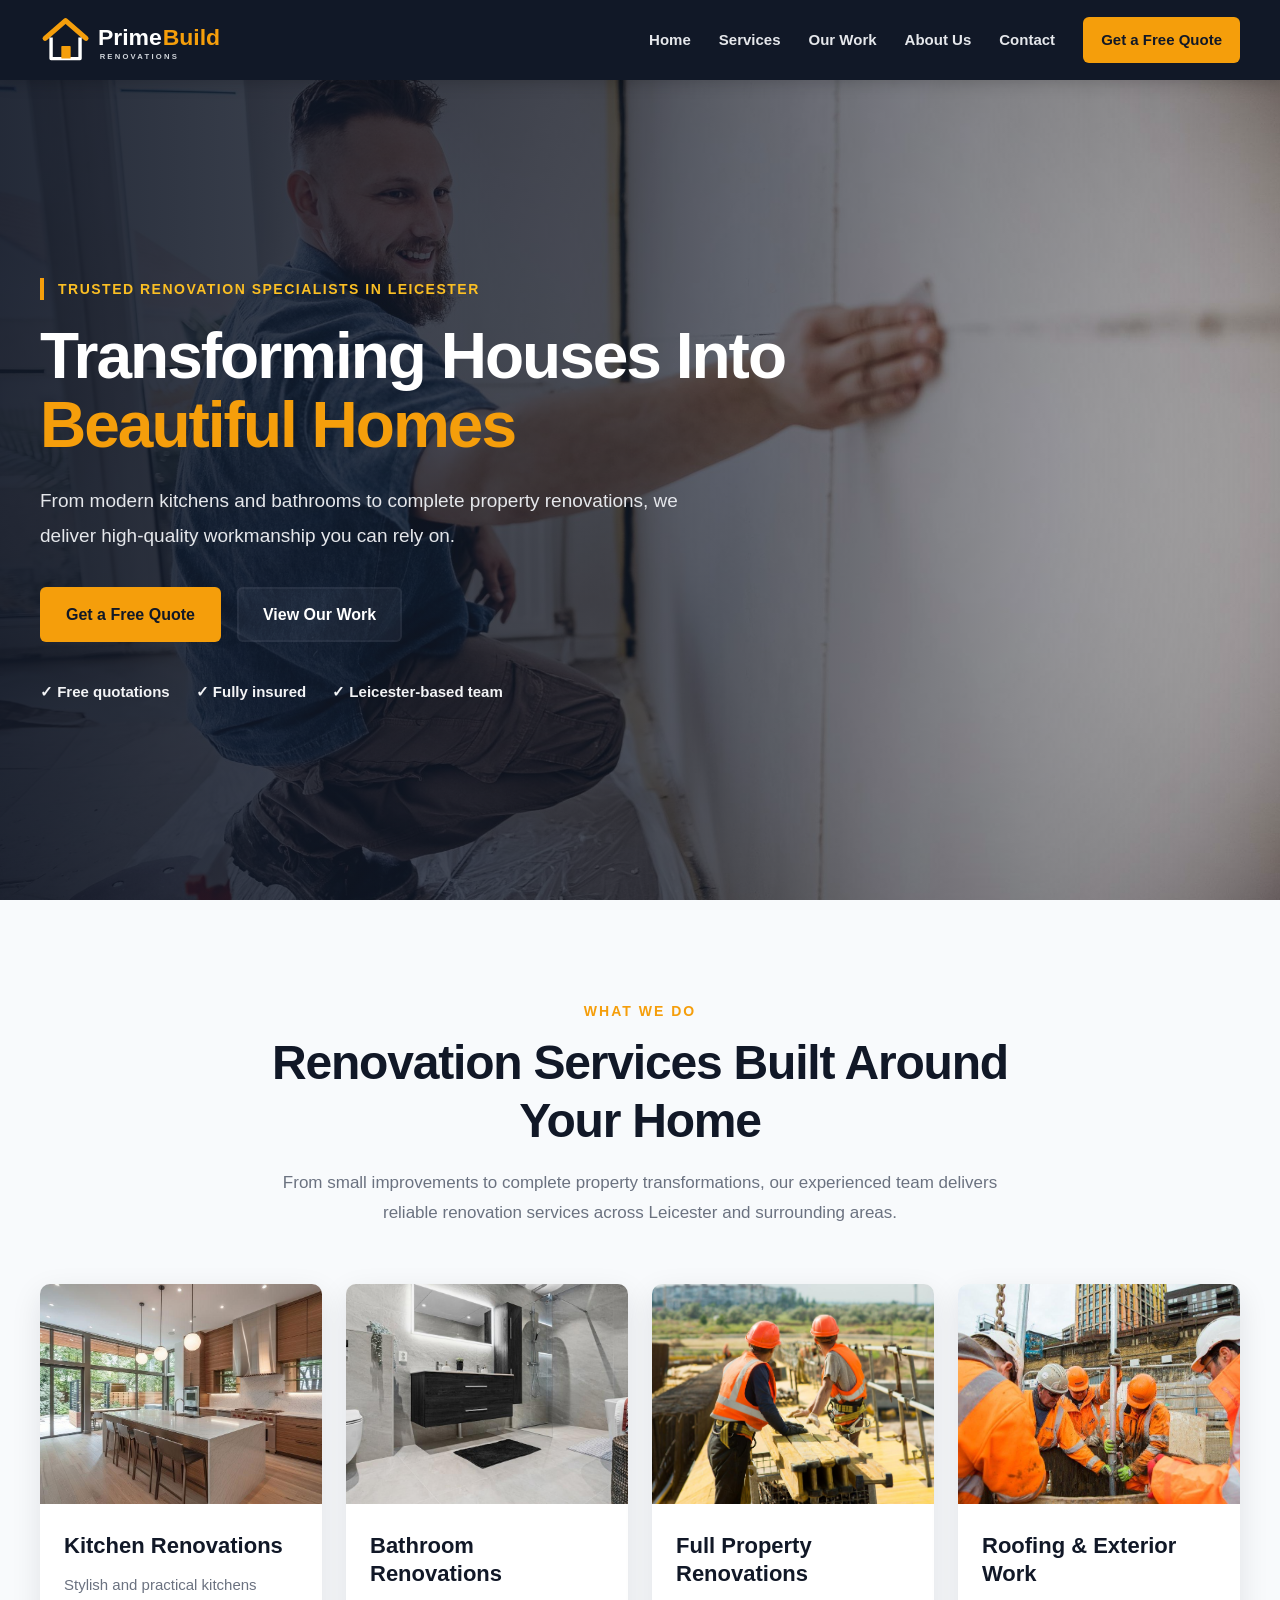
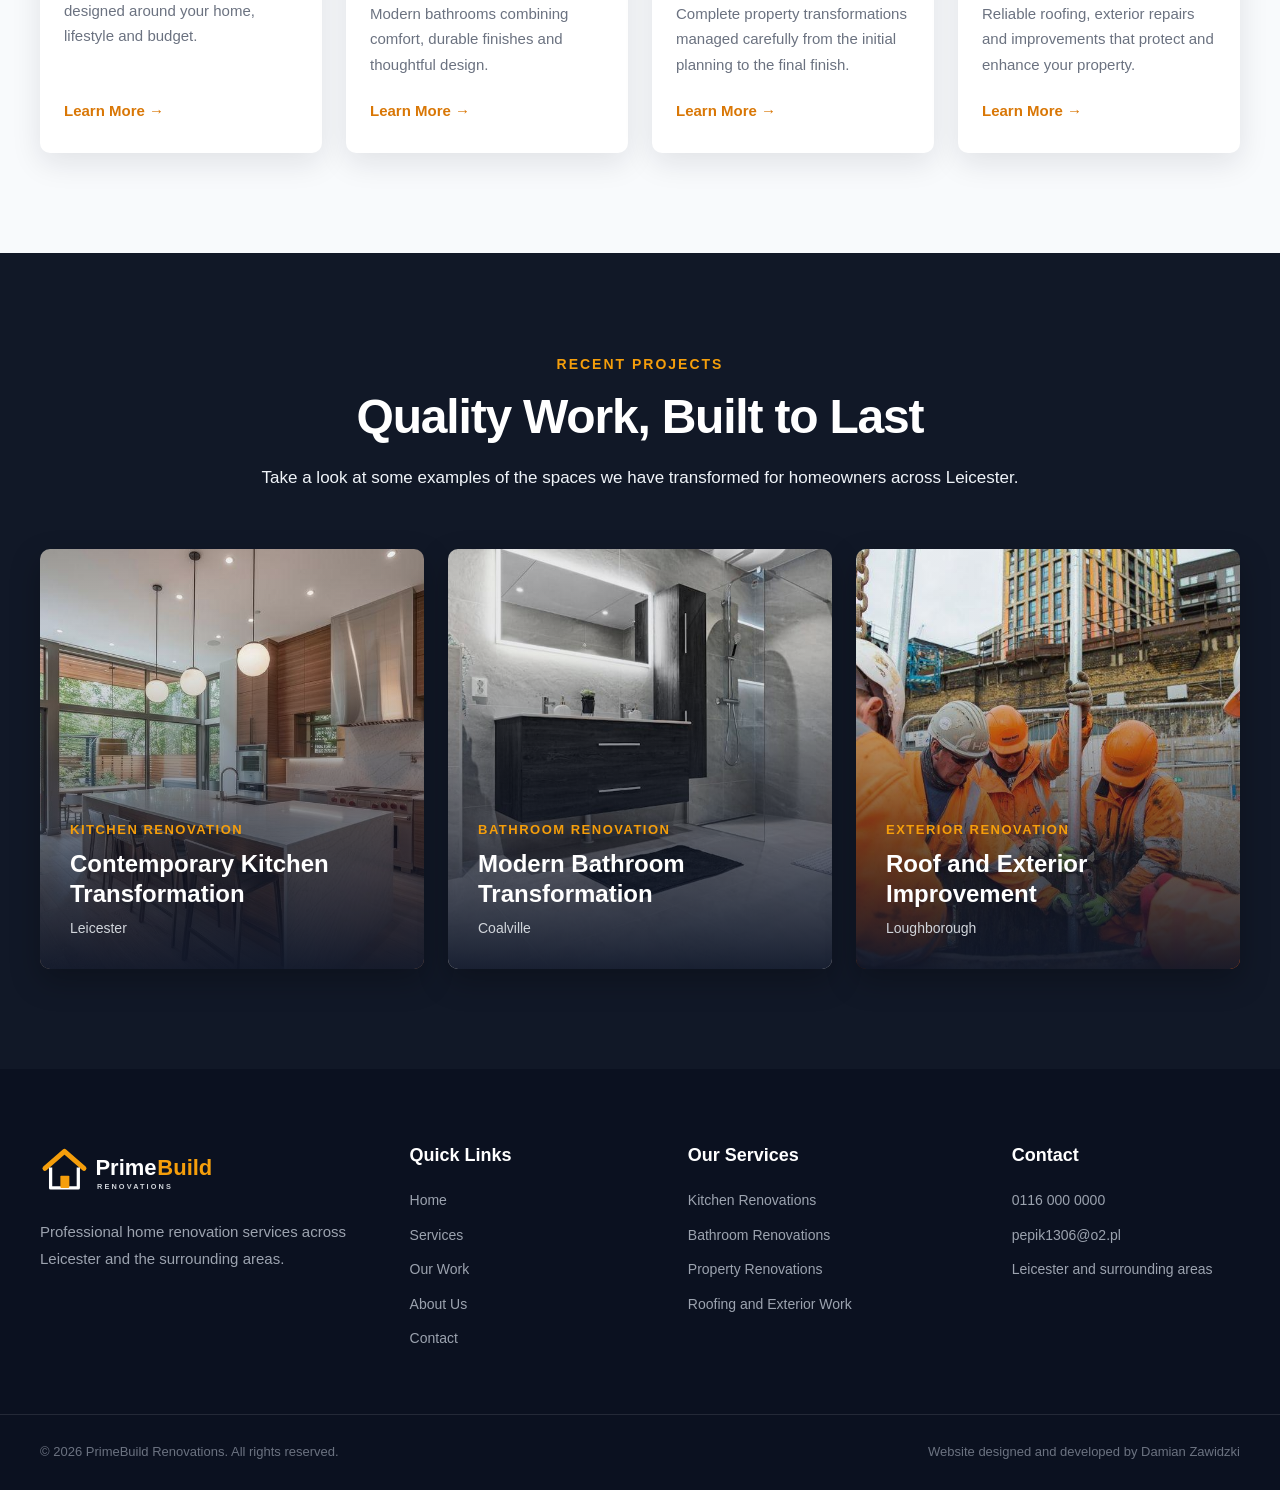
<file: index.html>
<!DOCTYPE html>
<html lang="en">
    <head>
        <meta charset="UTF-8">
        <meta name="viewport" content="width=device-width, initial-scale=1.0">

        <meta
            name="description"
            content="PrimeBuild Renovations provides professional home renovation services in Leicester and surrounding areas."
        >

        <title>PrimeBuild Renovations | Leicester</title>

        <link rel="stylesheet" href="style.css">
<link rel="stylesheet" href="responsive.css">
    </head>

    <body>
        <!-- Header -->
        <header class="site-header">
            <div class="container header-content">
                <!-- Logo -->
                <a href="#home" class="logo">
                    <img
                        src="assets/images/logo.svg"
                        alt="PrimeBuild Renovations"
                    >
                </a>

                <!-- Mobile menu button -->
                <button
                    class="menu-toggle"
                    type="button"
                    aria-label="Open navigation menu"
                    aria-controls="main-navigation"
                    aria-expanded="false"
                >
                    <span></span>
                    <span></span>
                    <span></span>
                </button>

                <!-- Navigation -->
                <nav class="main-nav" id="main-navigation">
                    <a href="#home">Home</a>
                    <a href="#services">Services</a>
                    <a href="#projects">Our Work</a>
                    <a href="about.html">About Us</a>
                    <a href="contact.html">Contact</a>

                    <a href="contact.html" class="nav-button">
                        Get a Free Quote
                    </a>
                </nav>
            </div>
        </header>

        <main>
            <!-- Hero section -->
            <section class="hero" id="home">
                <div class="hero-overlay"></div>

                <div class="container hero-content">
                    <p class="hero-label">
                        Trusted renovation specialists in Leicester
                    </p>

                    <h1>
                        Transforming Houses Into
                        <span>Beautiful Homes</span>
                    </h1>

                    <p class="hero-description">
                        From modern kitchens and bathrooms to complete
                        property renovations, we deliver high-quality
                        workmanship you can rely on.
                    </p>

                    <div class="hero-buttons">
                        <a href="contact.html" class="button button-primary">
                            Get a Free Quote
                        </a>

                        <a href="#projects" class="button button-secondary">
                            View Our Work
                        </a>
                    </div>

                    <div class="hero-benefits">
                        <span>✓ Free quotations</span>
                        <span>✓ Fully insured</span>
                        <span>✓ Leicester-based team</span>
                    </div>
                </div>
            </section>

            <!-- Services section -->
            <section class="service" id="services">
                <div class="container">
                    <div class="section-heading">
                        <p class="section-label">What We Do</p>

                        <h2>
                            Renovation Services Built Around Your Home
                        </h2>

                        <p class="section-description">
                            From small improvements to complete property
                            transformations, our experienced team delivers
                            reliable renovation services across Leicester
                            and surrounding areas.
                        </p>
                    </div>

                    <div class="services-grid">
                        <!-- Kitchen renovations -->
                        <article class="service-card">
                            <img
                                src="assets/images/project-kitchen.jpg"
                                alt="Modern kitchen renovation"
                                loading="lazy"
                            >

                            <div class="service-card-content">
                                <h3>Kitchen Renovations</h3>

                                <p>
                                    Stylish and practical kitchens designed
                                    around your home, lifestyle and budget.
                                </p>

                                <a href="contact.html">Learn More →</a>
                            </div>
                        </article>

                        <!-- Bathroom renovations -->
                        <article class="service-card">
                            <img
                                src="assets/images/project-bathroom.jpg"
                                alt="Modern bathroom renovation"
                                loading="lazy"
                            >

                            <div class="service-card-content">
                                <h3>Bathroom Renovations</h3>

                                <p>
                                    Modern bathrooms combining comfort,
                                    durable finishes and thoughtful design.
                                </p>

                                <a href="contact.html">Learn More →</a>
                            </div>
                        </article>

                        <!-- Full property renovations -->
                        <article class="service-card">
                            <img
                                src="assets/images/project-renovation.jpg"
                                alt="Complete property renovation"
                                loading="lazy"
                            >

                            <div class="service-card-content">
                                <h3>Full Property Renovations</h3>

                                <p>
                                    Complete property transformations managed
                                    carefully from the initial planning to the
                                    final finish.
                                </p>

                                <a href="contact.html">Learn More →</a>
                            </div>
                        </article>

                        <!-- Roofing and exterior work -->
                        <article class="service-card">
                            <img
                                src="assets/images/project-roofing.jpg"
                                alt="Roofing and exterior renovation work"
                                loading="lazy"
                            >

                            <div class="service-card-content">
                                <h3>Roofing &amp; Exterior Work</h3>

                                <p>
                                    Reliable roofing, exterior repairs and
                                    improvements that protect and enhance your
                                    property.
                                </p>

                                <a href="contact.html">Learn More →</a>
                            </div>
                        </article>
                    </div>
                </div>
            </section>

            <!-- Projects section -->
            <section class="projects" id="projects">
                <div class="container">
                    <div class="section-heading projects-heading">
                        <p class="section-label">Recent Projects</p>

                        <h2>Quality Work, Built to Last</h2>

                        <p class="section-description">
                            Take a look at some examples of the spaces we have
                            transformed for homeowners across Leicester.
                        </p>
                    </div>

                    <div class="projects-grid">
                        <!-- Kitchen project -->
                        <article class="project-card">
                            <img
                                src="assets/images/project-kitchen.jpg"
                                alt="Completed contemporary kitchen renovation"
                                loading="lazy"
                            >

                            <div class="project-overlay">
                                <p>Kitchen Renovation</p>

                                <h3>
                                    Contemporary Kitchen Transformation
                                </h3>

                                <span>Leicester</span>
                            </div>
                        </article>

                        <!-- Bathroom project -->
                        <article class="project-card">
                            <img
                                src="assets/images/project-bathroom.jpg"
                                alt="Completed modern bathroom renovation"
                                loading="lazy"
                            >

                            <div class="project-overlay">
                                <p>Bathroom Renovation</p>

                                <h3>
                                    Modern Bathroom Transformation
                                </h3>

                                <span>Coalville</span>
                            </div>
                        </article>

                        <!-- Exterior project -->
                        <article class="project-card">
                            <img
                                src="assets/images/project-roofing.jpg"
                                alt="Completed roofing and exterior renovation"
                                loading="lazy"
                            >

                            <div class="project-overlay">
                                <p>Exterior Renovation</p>

                                <h3>
                                    Roof and Exterior Improvement
                                </h3>

                                <span>Loughborough</span>
                            </div>
                        </article>
                    </div>
                </div>
            </section>
        </main>

        <script src="script.js"></script>
    </body>
</html>
</file>
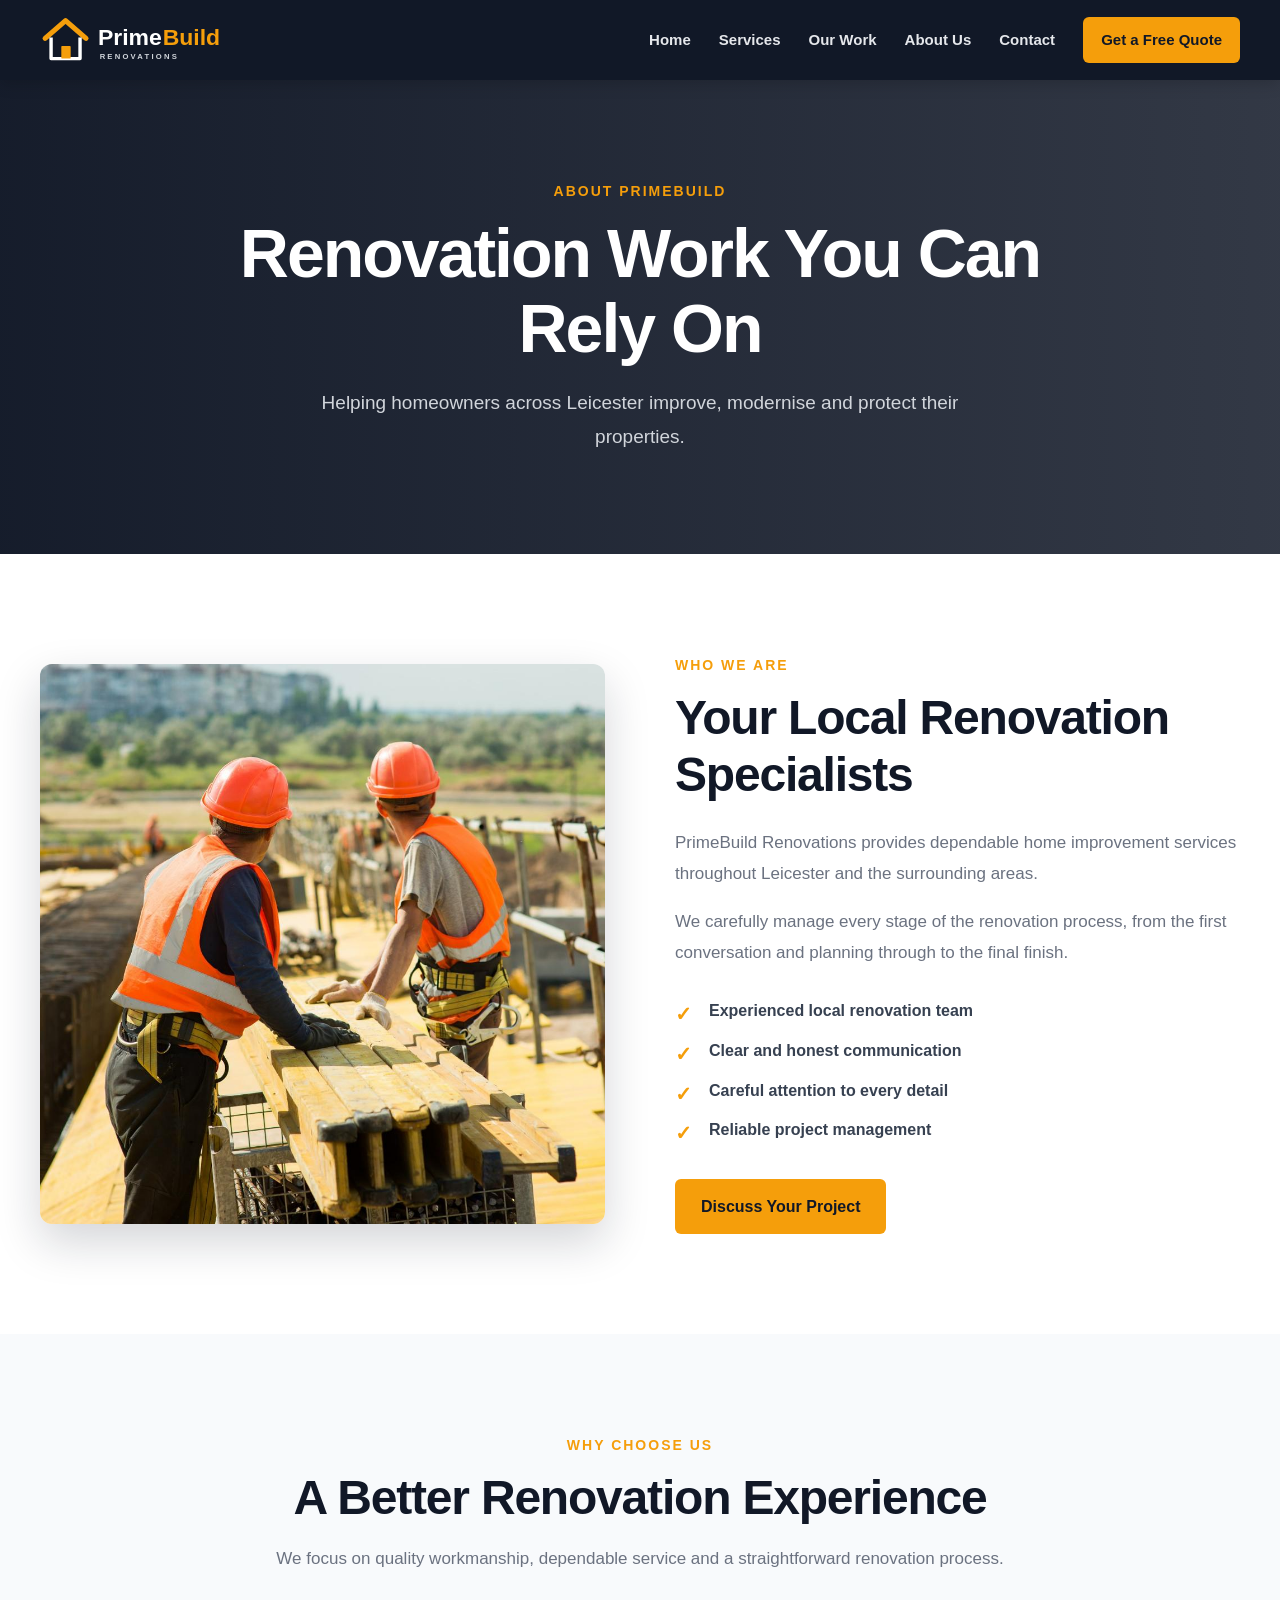
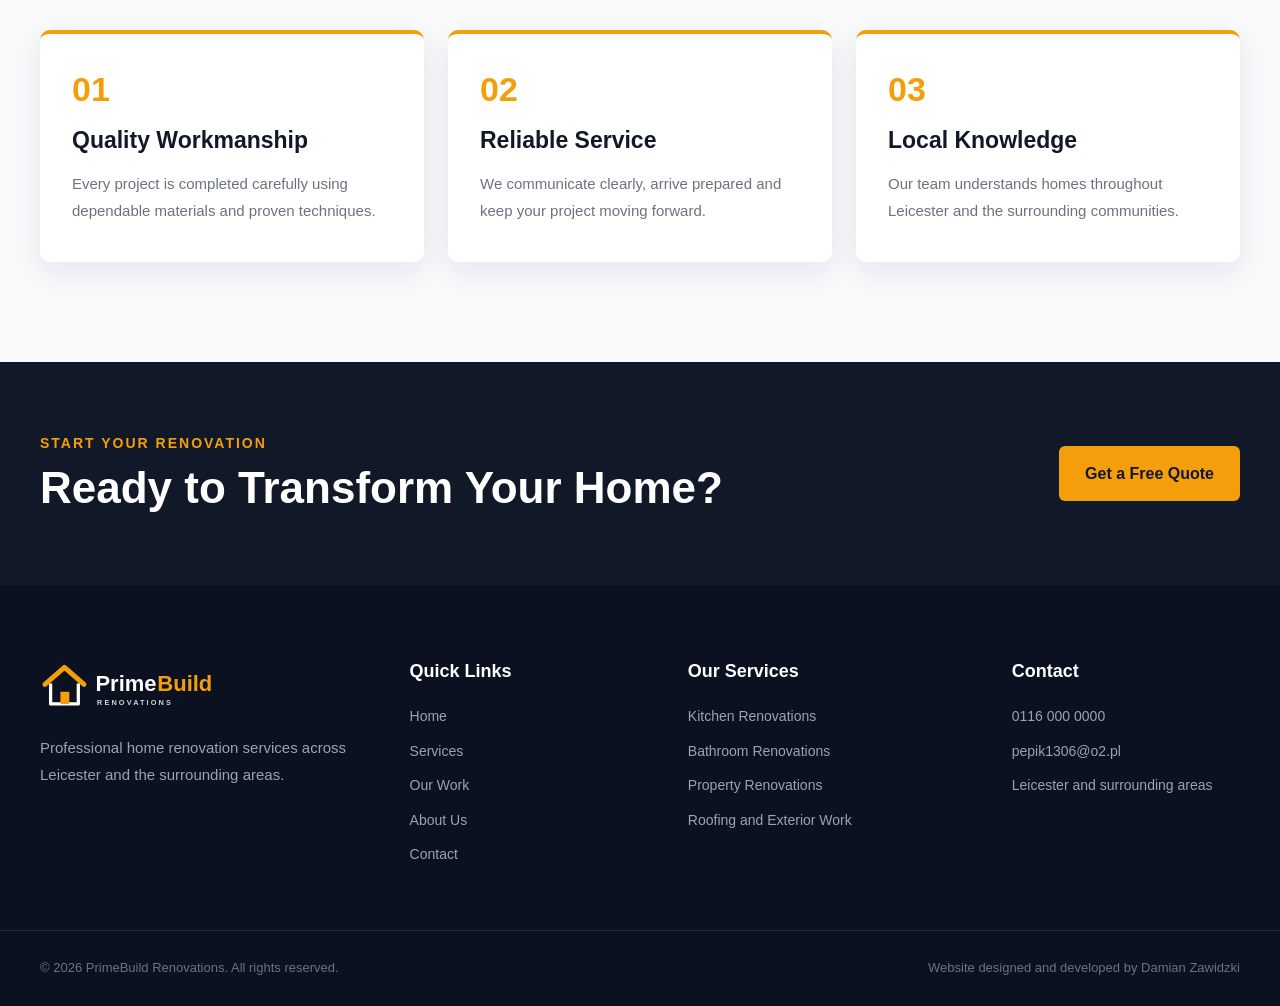
<file: about.html>
<!DOCTYPE html>
<html lang="en">
    <head>
        <meta charset="UTF-8">
        <meta name="viewport" content="width=device-width, initial-scale=1.0">

        <meta
            name="description"
            content="Learn more about PrimeBuild Renovations and our renovation services across Leicester and surrounding areas."
        >

        <title>About Us | PrimeBuild Renovations</title>

        <link rel="stylesheet" href="style.css">
<link rel="stylesheet" href="responsive.css">
    </head>

    <body>
        <!-- Header -->
        <header class="site-header">
            <div class="container header-content">
                <!-- Logo -->
                <a href="index.html#home" class="logo">
                    <img
                        src="assets/images/logo.svg"
                        alt="PrimeBuild Renovations"
                    >
                </a>

                <!-- Mobile menu button -->
                <button
                    class="menu-toggle"
                    type="button"
                    aria-label="Open navigation menu"
                    aria-controls="main-navigation"
                    aria-expanded="false"
                >
                    <span></span>
                    <span></span>
                    <span></span>
                </button>

                <!-- Navigation -->
                <nav class="main-nav" id="main-navigation">
                    <a href="index.html#home">Home</a>
                    <a href="index.html#services">Services</a>
                    <a href="index.html#projects">Our Work</a>
                    <a href="about.html">About Us</a>
                    <a href="contact.html">Contact</a>

                    <a href="contact.html" class="nav-button">
                        Get a Free Quote
                    </a>
                </nav>
            </div>
        </header>

        <main>
            <!-- Page heading -->
            <section class="page-hero">
                <div class="container">
                    <p class="section-label">About PrimeBuild</p>

                    <h1>
                        Renovation Work You Can Rely On
                    </h1>

                    <p>
                        Helping homeowners across Leicester improve,
                        modernise and protect their properties.
                    </p>
                </div>
            </section>

            <!-- About section -->
            <section class="about-section">
                <div class="container about-grid">
                    <div class="about-image">
                        <img
                            src="assets/images/about-team.jpg"
                            alt="PrimeBuild renovation team working on a property"
                        >
                    </div>

                    <div class="about-content">
                        <p class="section-label">Who We Are</p>

                        <h2>
                            Your Local Renovation Specialists
                        </h2>

                        <p>
                            PrimeBuild Renovations provides dependable home
                            improvement services throughout Leicester and the
                            surrounding areas.
                        </p>

                        <p>
                            We carefully manage every stage of the renovation
                            process, from the first conversation and planning
                            through to the final finish.
                        </p>

                        <ul class="about-list">
                            <li>Experienced local renovation team</li>
                            <li>Clear and honest communication</li>
                            <li>Careful attention to every detail</li>
                            <li>Reliable project management</li>
                        </ul>

                        <a
                            href="contact.html"
                            class="button button-primary"
                        >
                            Discuss Your Project
                        </a>
                    </div>
                </div>
            </section>

            <!-- Why choose us section -->
            <section class="why-us">
                <div class="container">
                    <div class="section-heading">
                        <p class="section-label">Why Choose Us</p>

                        <h2>
                            A Better Renovation Experience
                        </h2>

                        <p class="section-description">
                            We focus on quality workmanship, dependable service
                            and a straightforward renovation process.
                        </p>
                    </div>

                    <div class="why-us-grid">
                        <article class="why-us-card">
                            <span class="why-us-number">01</span>

                            <h3>Quality Workmanship</h3>

                            <p>
                                Every project is completed carefully using
                                dependable materials and proven techniques.
                            </p>
                        </article>

                        <article class="why-us-card">
                            <span class="why-us-number">02</span>

                            <h3>Reliable Service</h3>

                            <p>
                                We communicate clearly, arrive prepared and
                                keep your project moving forward.
                            </p>
                        </article>

                        <article class="why-us-card">
                            <span class="why-us-number">03</span>

                            <h3>Local Knowledge</h3>

                            <p>
                                Our team understands homes throughout
                                Leicester and the surrounding communities.
                            </p>
                        </article>
                    </div>
                </div>
            </section>

            <!-- Call to action -->
            <section class="about-cta">
                <div class="container about-cta-content">
                    <div>
                        <p class="section-label">Start Your Renovation</p>

                        <h2>
                            Ready to Transform Your Home?
                        </h2>
                    </div>

                    <a
                        href="contact.html"
                        class="button button-primary"
                    >
                        Get a Free Quote
                    </a>
                </div>
            </section>
        </main>

        <script src="script.js"></script>
    </body>
</html>
</file>
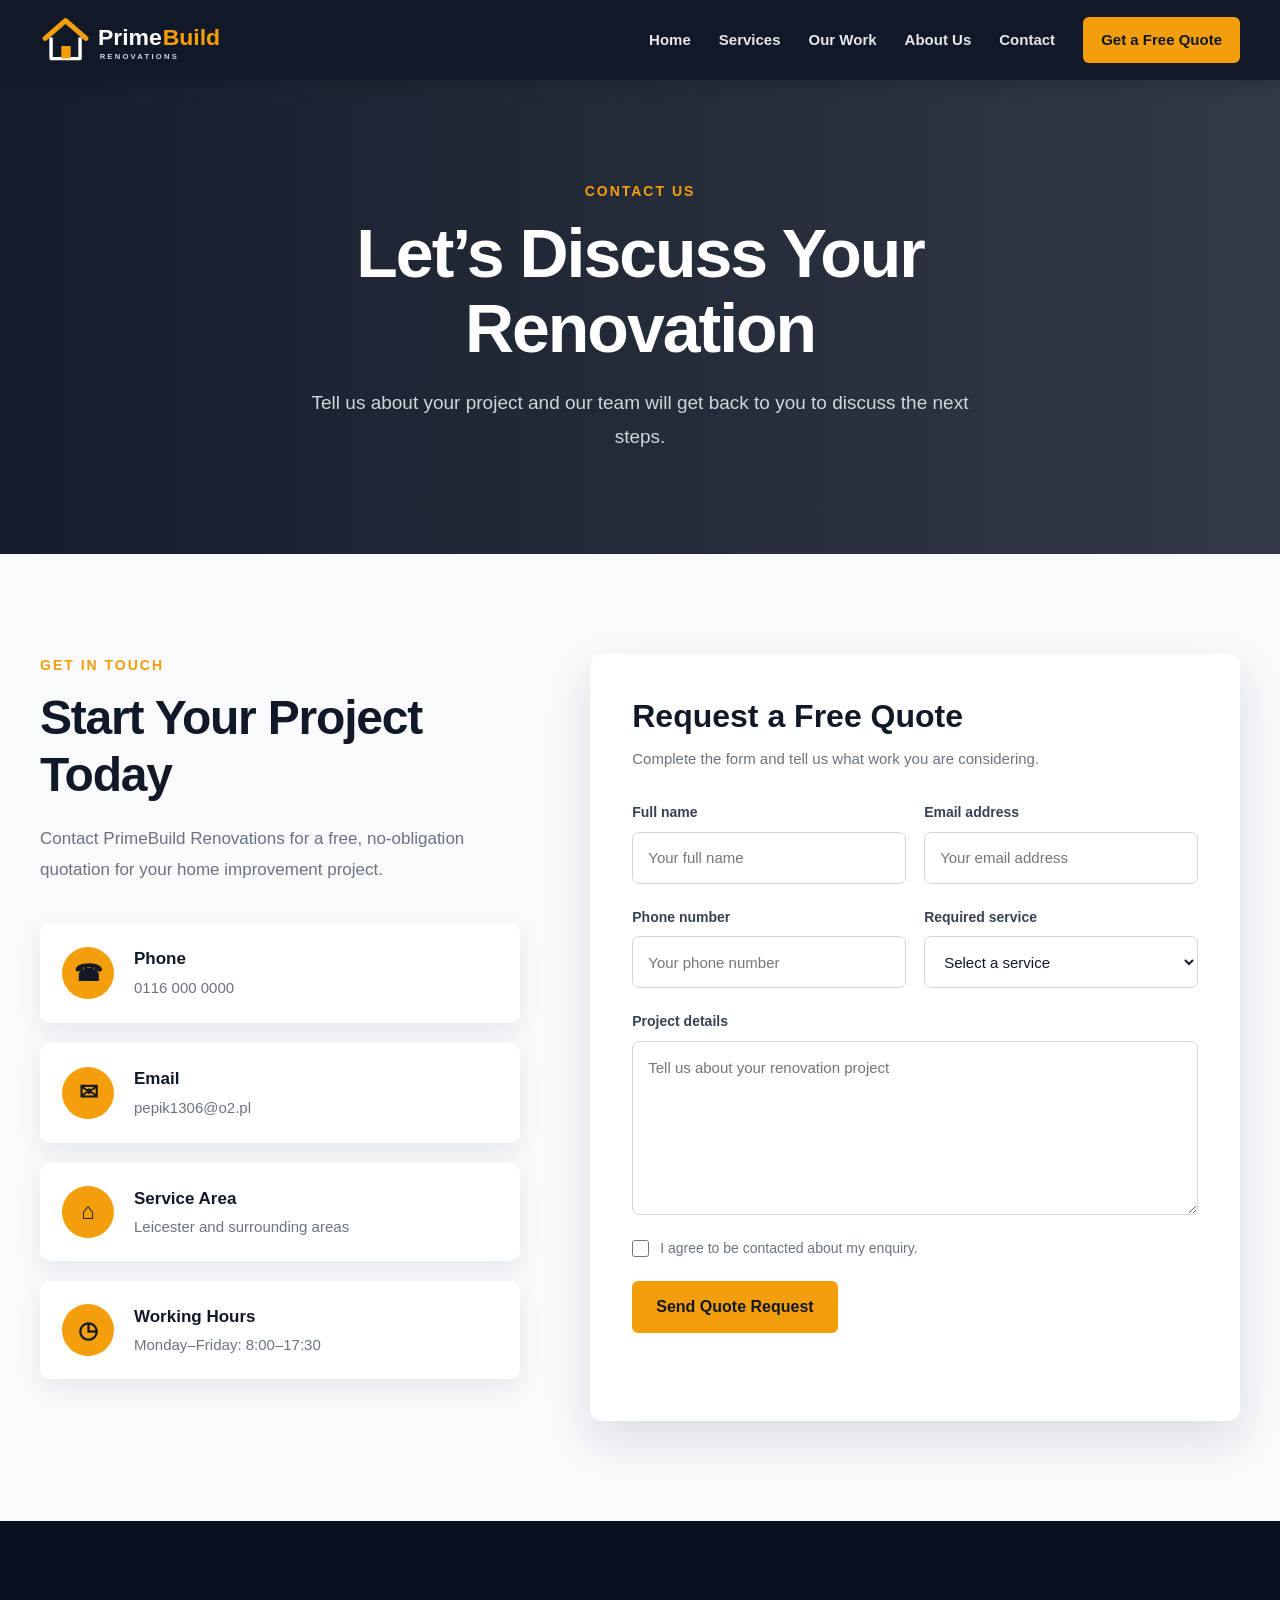
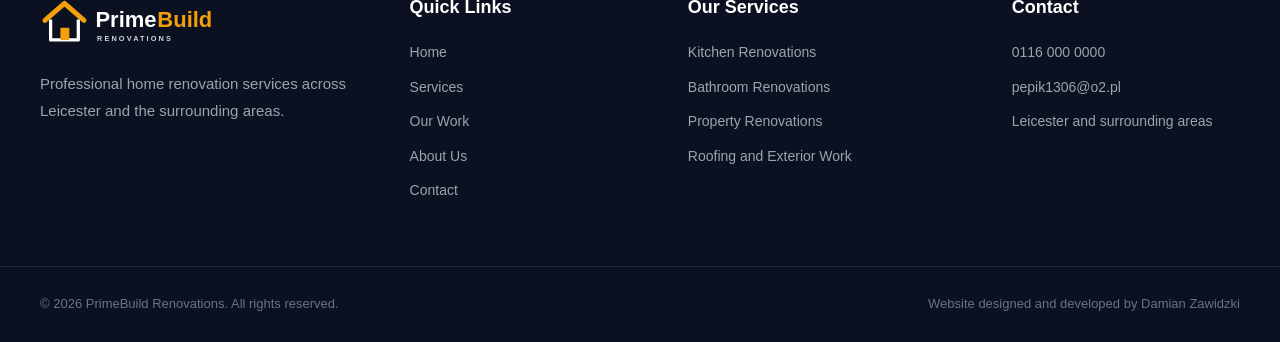
<file: contact.html>
<!DOCTYPE html>
<html lang="en">
    <head>
        <meta charset="UTF-8">

        <meta
            name="viewport"
            content="width=device-width, initial-scale=1.0"
        >

        <meta
            name="description"
            content="Contact PrimeBuild Renovations for a free home renovation quotation in Leicester and surrounding areas."
        >

        <title>Contact Us | PrimeBuild Renovations</title>

        <link rel="stylesheet" href="style.css">
        <link rel="stylesheet" href="responsive.css">
    </head>

    <body>
        <!-- Header -->
        <header class="site-header">
            <div class="container header-content">
                <!-- Logo -->
                <a href="index.html#home" class="logo">
                    <img
                        src="assets/images/logo.svg"
                        alt="PrimeBuild Renovations"
                    >
                </a>

                <!-- Mobile menu button -->
                <button
                    class="menu-toggle"
                    type="button"
                    aria-label="Open navigation menu"
                    aria-controls="main-navigation"
                    aria-expanded="false"
                >
                    <span></span>
                    <span></span>
                    <span></span>
                </button>

                <!-- Navigation -->
                <nav class="main-nav" id="main-navigation">
                    <a href="index.html#home">Home</a>
                    <a href="index.html#services">Services</a>
                    <a href="index.html#projects">Our Work</a>
                    <a href="about.html">About Us</a>
                    <a href="contact.html">Contact</a>

                    <a href="contact.html" class="nav-button">
                        Get a Free Quote
                    </a>
                </nav>
            </div>
        </header>

        <main>
            <!-- Page heading -->
            <section class="page-hero">
                <div class="container">
                    <p class="section-label">Contact Us</p>

                    <h1>
                        Let’s Discuss Your Renovation
                    </h1>

                    <p>
                        Tell us about your project and our team will get back
                        to you to discuss the next steps.
                    </p>
                </div>
            </section>

            <!-- Contact section -->
            <section class="contact-section">
                <div class="container contact-grid">
                    <!-- Contact information -->
                    <div class="contact-information">
                        <p class="section-label">Get in Touch</p>

                        <h2>
                            Start Your Project Today
                        </h2>

                        <p class="contact-introduction">
                            Contact PrimeBuild Renovations for a free,
                            no-obligation quotation for your home improvement
                            project.
                        </p>

                        <div class="contact-details">
                            <article class="contact-detail">
                                <div class="contact-icon">☎</div>

                                <div>
                                    <h3>Phone</h3>

                                    <a href="tel:+441160000000">
                                        0116 000 0000
                                    </a>
                                </div>
                            </article>

                            <article class="contact-detail">
                                <div class="contact-icon">✉</div>

                                <div>
                                    <h3>Email</h3>

                                    <a href="mailto:pepik1306@o2.pl">
                                        pepik1306@o2.pl
                                    </a>
                                </div>
                            </article>

                            <article class="contact-detail">
                                <div class="contact-icon">⌂</div>

                                <div>
                                    <h3>Service Area</h3>

                                    <p>
                                        Leicester and surrounding areas
                                    </p>
                                </div>
                            </article>

                            <article class="contact-detail">
                                <div class="contact-icon">◷</div>

                                <div>
                                    <h3>Working Hours</h3>

                                    <p>
                                        Monday–Friday: 8:00–17:30
                                    </p>
                                </div>
                            </article>
                        </div>
                    </div>

                    <!-- Contact form -->
                    <div class="contact-form-wrapper">
                        <h2>Request a Free Quote</h2>

                        <p>
                            Complete the form and tell us what work you are
                            considering.
                        </p>

                        <form
                            class="contact-form"
                            id="quote-form"
                            action="https://formsubmit.co/pepik1306@o2.pl"
                            method="POST"
                        >
                            <!-- FormSubmit settings -->
                            <input
                                type="hidden"
                                name="_subject"
                                value="New PrimeBuild quote request"
                            >

                            <input
                                type="hidden"
                                name="_template"
                                value="table"
                            >

                            <!-- Spam protection -->
                            <input
                                type="text"
                                name="_honey"
                                class="form-honeypot"
                                tabindex="-1"
                                autocomplete="off"
                            >

                            <div class="form-row">
                                <div class="form-group">
                                    <label for="full-name">
                                        Full name
                                    </label>

                                    <input
                                        type="text"
                                        id="full-name"
                                        name="fullName"
                                        placeholder="Your full name"
                                        autocomplete="name"
                                        required
                                    >
                                </div>

                                <div class="form-group">
                                    <label for="email">
                                        Email address
                                    </label>

                                    <input
                                        type="email"
                                        id="email"
                                        name="email"
                                        placeholder="Your email address"
                                        autocomplete="email"
                                        required
                                    >
                                </div>
                            </div>

                            <div class="form-row">
                                <div class="form-group">
                                    <label for="phone">
                                        Phone number
                                    </label>

                                    <input
                                        type="tel"
                                        id="phone"
                                        name="phone"
                                        placeholder="Your phone number"
                                        autocomplete="tel"
                                    >
                                </div>

                                <div class="form-group">
                                    <label for="service">
                                        Required service
                                    </label>

                                    <select
                                        id="service"
                                        name="service"
                                        required
                                    >
                                        <option value="">
                                            Select a service
                                        </option>

                                        <option value="Kitchen renovation">
                                            Kitchen renovation
                                        </option>

                                        <option value="Bathroom renovation">
                                            Bathroom renovation
                                        </option>

                                        <option
                                            value="Full property renovation"
                                        >
                                            Full property renovation
                                        </option>

                                        <option
                                            value="Roofing and exterior work"
                                        >
                                            Roofing and exterior work
                                        </option>

                                        <option value="Other work">
                                            Other work
                                        </option>
                                    </select>
                                </div>
                            </div>

                            <div class="form-group">
                                <label for="message">
                                    Project details
                                </label>

                                <textarea
                                    id="message"
                                    name="message"
                                    rows="6"
                                    placeholder="Tell us about your renovation project"
                                    required
                                ></textarea>
                            </div>

                            <label class="form-consent">
                                <input
                                    type="checkbox"
                                    name="consent"
                                    value="Agreed"
                                    required
                                >

                                <span>
                                    I agree to be contacted about my enquiry.
                                </span>
                            </label>

                            <button
                                type="submit"
                                class="button button-primary form-button"
                            >
                                Send Quote Request
                            </button>

                            <p
                                class="form-message"
                                id="form-message"
                                aria-live="polite"
                            ></p>
                        </form>
                    </div>
                </div>
            </section>
        </main>

        <script src="script.js"></script>
    </body>
</html>
</file>
<file: style.css>
*{
    margin: 0;
    padding: 0;
    box-sizing: border-box;
}

html{
    scroll-behavior: smooth;
}

body{
    background-color: #ffffff;
    color: #1f2937;
    font-family: Arial, Helvetica, sans-serif;
    line-height: 1.6;
}

a{
    color: inherit;
    text-decoration: none;
}

button{
    font: inherit;
}

/*ogranicza szerokosc zawartosci strony */
.container {
    width: calc(100% - 40px);
    max-width: 1200px;
    margin: 0 auto;
}

/* Top menu */
.site-header{
    position: sticky;
    top: 0;
    z-index: 1000;
    background-color: #111827;
    box-shadow: 0 3px 15px rgba(0, 0, 0, 0.18);
}

.header-content{
    display: flex;
    align-items: center;
    justify-content: space-between;
    min-height: 80px;
}

/*Logo*/
.logo {
    display: inline-flex;
    align-items: center;
    flex-shrink: 0;
}

.logo span {
    color: #f59e0b;
}

.logo img{
    display: block;
    width: 230px;
    height: auto;
}

/* Linki w menu */
.main-nav {
    display: flex;
    align-items: center;
    gap: 28px;
}

.main-nav a {
    color: #e5e7eb;
    font-size: 15px;
    font-weight: 600;
    transition: color 0.2s ease;
}

.main-nav a:hover {
    color: #f59e0b;
}

/* Pomarańczowy przycisk w menu */
.main-nav .nav-button {
    padding: 11px 18px;
    border-radius: 6px;
    background-color: #f59e0b;
    color: #111827;
    font-weight: 700;
    transition:
        background-color 0.2s ease,
        transform 0.2s ease;
}

.main-nav .nav-button:hover {
    background-color: #fbbf24;
    color: #111827;
    transform: translateY(-2px);
}

/* Przycisk mobilnego menu – na komputerze jest ukryty */
.menu-toggle {
    display: none;
    width: 44px;
    height: 44px;
    border: 0;
    background: transparent;
    cursor: pointer;
}

.menu-toggle span {
    display: block;
    width: 27px;
    height: 3px;
    margin: 5px auto;
    border-radius: 3px;
    background-color: #ffffff;
}

.hero{
    position: relative;
    display: flex;
    min-height: calc(100vh - 80px);
    align-items: center;
    overflow: hidden;
    background-image: url("assets/images/hero-renovation.jpg");
    background-position: center;
    background-size: cover;
    color: #ffffff;
}

.hero-overlay{
    background: linear-gradient(90deg, rgba(17, 24, 39, 0.92) 0%, rgba(17, 24, 39, 0.72) 50%, rgba(17, 24, 39, 0.20) 100%);
    position: absolute;
    inset: 0;
}

.hero-content{
    position: relative;
    z-index: 1;
    padding-top: 100px;
    padding-bottom: 100px;
}

.hero-label{
    display: inline-block;
    margin-bottom: 22px;
    padding-left: 14px;
    border-left: 4px solid #f59e0b;
    color: #fbbf24;
    font-size: 14px;
    font-weight: 800;
    letter-spacing: 1.5px;
    text-transform: uppercase;
}

.hero h1{
    max-width: 950px;
    margin-bottom: 24px;
    color: #ffffff;
    font-size: clamp(44px, 5vw, 68px);
    line-height: 1.08;
    letter-spacing: -2px;
}

.hero h1 span{
    display: block;
    color: #f59e0b;
}

.hero-description{
    max-width: 660px;
    margin-bottom: 34px;
    color: #e5e7eb;
    font-size: 19px;
    line-height: 1.8;
}

.hero-buttons{
    display:flex;
    flex-wrap: wrap;
    gap: 16px;
    margin-bottom: 38px;
}

.button{
    display: inline-flex;
    min-height: 52px;
    align-items: center;
    justify-content: center;
    padding: 13px 24px;
    border: 2px solid transparent;
    border-radius: 6px;
    font-size: 16px;
    font-weight: 700;
    transition: background-color 0.2s ease, border-color 0.2s ease, color 0.2s ease, transform 0.2s ease;
}

.button-primary{
    background-color: #f59e0b;
    color: #111827;
}

.button-primary:hover{
    background-color: #fbbf24;
}

.button-secondary{
    border-color: rgba(225,225, 255, 0.05);
    background-color: rgba(225,225, 255, 0.05);
    color: #ffffff;
}

.button-secondary:hover{
    border-color: #ffffff;
    background-color: #ffffff;
    color: #111827;
}

.hero-benefits{
    display: flex;
    flex-wrap: wrap;
    gap: 26px;
    color: #f3f4f6;
    font-size: 15px;
    font-weight: 600;
}

.hero-benefits span{
    display: inline-flex;
    align-items: center;
    gap: 7px;
}

.service{
    padding: 100px 0;
    background-color: #f8fafc;
}

.section-heading{
    max-width: 760px;
    margin: 0 auto 55px;
    text-align: center;
}

.section-label{
    margin-bottom: 12px;
    color: #f59e0b;
    font-size: 14px;
    font-weight: 800;
    letter-spacing: 2px;
    text-transform: uppercase;
}

.section-heading h2{
    margin-bottom: 18px;
    color: #111827;
    font-size: clamp(34px, 4vw, 48px);
    line-height: 1.2;
    letter-spacing: -1.2px;
}

.section-description{
    color: #6b7280;
    font-size: 17px;
    line-height: 1.8;
}

.services-grid{
    display: grid;
    grid-template-columns: repeat(4, minmax(0, 1fr));
    gap: 24px;
    align-items: stretch;
}

.service-card{
    display: flex;
    flex-direction: column;
    overflow: hidden;
    background-color: #ffffff;
    border-radius: 10px;
    box-shadow: 0 10px 30px rgba(17, 24, 39, 0.10);
    transition: transform 0.25s ease,box-shadow 0.25s ease;
}

.service-card:hove{
    transform: translateY(-8px);
    box-shadow: 0 18px 40px rgba(17, 24, 39, 0.16);
}

.service-card img{
    display: block;
    width: 100%;
    height: 220px;
    object-fit: cover;
}

.service-card-content{
    display: flex;
    flex: 1;
    flex-direction: column;
    padding: 28px 24px 30px;
}

.service-card-content h3{
    margin-bottom: 12px;
    color: #111827;
    font-size: 22px;
    line-height: 1.3;
}

.service-card-content p{
    margin-bottom: 22px;
    color: #6b7280;
    font-size: 15px;
    line-height: 1.7;
}

.service-card-content a{
    align-items: flex-start;
    margin-top: auto;
    color: #d97706;
    font-size: 15px;
    font-weight: 800;
    transition: color 0.2s ease, transform 0.2s ease;
}

.service-card-content a:hover{
    color: #f59e0b;
    transform: translateX(4px);
}

.projects{
    padding: 100px 0;
    background-color: #111827;
}

.projects-heading h2{
    color: #ffffff;
}

.projects-heading .section-description{
    color: #f0f4f9;
}

.projects-grid{
    display: grid;
    grid-template-columns: repeat(3, minmax(0, 1fr));
    gap: 24px;
}

.project-card{
    position: relative;
    min-height: 420px;
    overflow: hidden;
    border-radius: 10px;
    background-color: #0f172a;
    box-shadow: 0 12px 30px rgba(0, 0, 0, 0.25);
}

.project-card img{
    display: block;
    width: 100%;
    height: 420px;
    object-fit: cover;
    transition: transform 0.4s ease;
}

.project-card:hover img{
    transform: scale(1.07);
}

.project-overlay{
    position: absolute;
    inset: 0;
    display: flex;
    flex-direction: column;
    justify-content: flex-end;
    padding: 30px;
    color: #ffffff;
    background: linear-gradient(180deg, rgba(15, 23, 42, 0.05) 25%, rgba(15, 23, 42, 0.95) 100%);
}

.project-overlay p{
    margin-bottom: 8px;
    color: #f59e0b;
    font-size: 13px;
    font-weight: 800;
    letter-spacing: 1.5px;
    text-transform: uppercase;
}

.project-overlay h3{
    margin-bottom: 8px;
    color: #ffffff;
    font-size: 24px;
    line-height: 1.25;
}

.project-overlay span{
    color: #d1d5db;
    font-size: 14px;
    font-weight: 60000;
}/* About page hero */
.page-hero {
    padding: 100px 0;
    background:
        linear-gradient(
            90deg,
            rgba(17, 24, 39, 0.98),
            rgba(17, 24, 39, 0.86)
        );
    color: #ffffff;
    text-align: center;
}

.page-hero .section-label {
    margin-bottom: 14px;
}

.page-hero h1 {
    max-width: 850px;
    margin: 0 auto 20px;
    color: #ffffff;
    font-size: clamp(42px, 6vw, 68px);
    line-height: 1.1;
    letter-spacing: -2px;
}

.page-hero > .container > p:last-child {
    max-width: 700px;
    margin: 0 auto;
    color: #d1d5db;
    font-size: 19px;
    line-height: 1.8;
}

/* About company section */
.about-section {
    padding: 100px 0;
    background-color: #ffffff;
}

.about-grid {
    display: grid;
    grid-template-columns: minmax(0, 1fr) minmax(0, 1fr);
    align-items: center;
    gap: 70px;
}

.about-image {
    overflow: hidden;
    border-radius: 12px;
    box-shadow: 0 18px 45px rgba(17, 24, 39, 0.18);
}

.about-image img {
    display: block;
    width: 100%;
    height: 560px;
    object-fit: cover;
}

.about-content h2 {
    margin-bottom: 24px;
    color: #111827;
    font-size: clamp(34px, 4vw, 48px);
    line-height: 1.2;
    letter-spacing: -1.2px;
}

.about-content > p:not(.section-label) {
    margin-bottom: 18px;
    color: #6b7280;
    font-size: 17px;
    line-height: 1.8;
}

.about-list {
    display: grid;
    gap: 14px;
    margin: 30px 0 36px;
    list-style: none;
}

.about-list li {
    position: relative;
    padding-left: 34px;
    color: #374151;
    font-size: 16px;
    font-weight: 700;
}

.about-list li::before {
    position: absolute;
    top: 0;
    left: 0;
    color: #f59e0b;
    font-size: 20px;
    font-weight: 900;
    content: "✓";
}

/* Why choose us section */
.why-us {
    padding: 100px 0;
    background-color: #f8fafc;
}

.why-us-grid {
    display: grid;
    grid-template-columns: repeat(3, minmax(0, 1fr));
    gap: 24px;
}

.why-us-card {
    padding: 38px 32px;
    border-top: 4px solid #f59e0b;
    border-radius: 10px;
    background-color: #ffffff;
    box-shadow: 0 10px 30px rgba(17, 24, 39, 0.09);
    transition:
        transform 0.25s ease,
        box-shadow 0.25s ease;
}

.why-us-card:hover {
    transform: translateY(-7px);
    box-shadow: 0 18px 40px rgba(17, 24, 39, 0.14);
}

.why-us-number {
    display: block;
    margin-bottom: 20px;
    color: #f59e0b;
    font-size: 34px;
    font-weight: 900;
    line-height: 1;
}

.why-us-card h3 {
    margin-bottom: 14px;
    color: #111827;
    font-size: 23px;
    line-height: 1.3;
}

.why-us-card p {
    color: #6b7280;
    font-size: 15px;
    line-height: 1.8;
}

/* About call to action */
.about-cta {
    padding: 70px 0;
    background-color: #111827;
}

.about-cta-content {
    display: flex;
    align-items: center;
    justify-content: space-between;
    gap: 40px;
}

.about-cta .section-label {
    margin-bottom: 8px;
}

.about-cta h2 {
    color: #ffffff;
    font-size: clamp(30px, 4vw, 44px);
    line-height: 1.2;
}
/* Contact page */
.contact-section {
    padding: 100px 0;
    background-color: #f8fafc;
}

.contact-grid {
    display: grid;
    grid-template-columns: minmax(0, 0.85fr) minmax(0, 1.15fr);
    align-items: start;
    gap: 70px;
}

.contact-information h2 {
    margin-bottom: 20px;
    color: #111827;
    font-size: clamp(34px, 4vw, 48px);
    line-height: 1.2;
    letter-spacing: -1.2px;
}

.contact-introduction {
    margin-bottom: 38px;
    color: #6b7280;
    font-size: 17px;
    line-height: 1.8;
}

.contact-details {
    display: grid;
    gap: 20px;
}

.contact-detail {
    display: flex;
    align-items: center;
    gap: 20px;
    padding: 22px;
    border-radius: 10px;
    background-color: #ffffff;
    box-shadow: 0 8px 24px rgba(17, 24, 39, 0.08);
}

.contact-icon {
    display: flex;
    width: 52px;
    height: 52px;
    flex-shrink: 0;
    align-items: center;
    justify-content: center;
    border-radius: 50%;
    background-color: #f59e0b;
    color: #111827;
    font-size: 23px;
    font-weight: 900;
}

.contact-detail h3 {
    margin-bottom: 3px;
    color: #111827;
    font-size: 17px;
}

.contact-detail a,
.contact-detail p {
    overflow-wrap: anywhere;
    color: #6b7280;
    font-size: 15px;
}

.contact-detail a {
    transition: color 0.2s ease;
}

.contact-detail a:hover {
    color: #d97706;
}

/* Contact form */
.contact-form-wrapper {
    padding: 42px;
    border-radius: 12px;
    background-color: #ffffff;
    box-shadow: 0 18px 45px rgba(17, 24, 39, 0.12);
}

.contact-form-wrapper > h2 {
    margin-bottom: 8px;
    color: #111827;
    font-size: 32px;
    line-height: 1.3;
}

.contact-form-wrapper > p {
    margin-bottom: 30px;
    color: #6b7280;
    font-size: 15px;
    line-height: 1.7;
}

.contact-form {
    display: grid;
    gap: 22px;
}

.form-row {
    display: grid;
    grid-template-columns: repeat(2, minmax(0, 1fr));
    gap: 18px;
}

.form-group {
    display: grid;
    gap: 8px;
}

.form-group label {
    color: #374151;
    font-size: 14px;
    font-weight: 700;
}

.form-group input,
.form-group select,
.form-group textarea {
    width: 100%;
    border: 1px solid #d1d5db;
    border-radius: 7px;
    outline: none;
    background-color: #ffffff;
    color: #111827;
    font-family: inherit;
    font-size: 15px;
    transition:
        border-color 0.2s ease,
        box-shadow 0.2s ease;
}

.form-group input,
.form-group select {
    height: 52px;
    padding: 0 15px;
}

.form-group textarea {
    min-height: 150px;
    padding: 14px 15px;
    line-height: 1.6;
    resize: vertical;
}

.form-group input:focus,
.form-group select:focus,
.form-group textarea:focus {
    border-color: #f59e0b;
    box-shadow: 0 0 0 3px rgba(245, 158, 11, 0.18);
}

.form-consent {
    display: flex;
    align-items: flex-start;
    gap: 11px;
    color: #6b7280;
    font-size: 14px;
    line-height: 1.6;
    cursor: pointer;
}

.form-consent input {
    width: 17px;
    height: 17px;
    margin-top: 3px;
    accent-color: #f59e0b;
}

.form-button {
    width: fit-content;
    border: 0;
    cursor: pointer;
}

.form-message {
    min-height: 24px;
    color: #15803d;
    font-size: 14px;
    font-weight: 700;
}
.form-honeypot {
    position: absolute;
    left: -9999px;
    width: 1px;
    height: 1px;
    opacity: 0;
    pointer-events: none;
}
/* Website footer */
.site-footer {
    background-color: #0b1120;
    color: #d1d5db;
}

.footer-grid {
    display: grid;
    grid-template-columns: 1.4fr 1fr 1.2fr 1fr;
    gap: 50px;
    padding-top: 75px;
    padding-bottom: 65px;
}

.footer-logo {
    display: inline-flex;
    margin-bottom: 22px;
}

.footer-logo img {
    display: block;
    width: 220px;
    height: auto;
}

.footer-company p {
    max-width: 320px;
    color: #9ca3af;
    font-size: 15px;
    line-height: 1.8;
}

.footer-column h2 {
    margin-bottom: 22px;
    color: #ffffff;
    font-size: 18px;
    line-height: 1.3;
}

.footer-links,
.footer-contact {
    display: flex;
    flex-direction: column;
    align-items: flex-start;
    gap: 12px;
}

.footer-links a,
.footer-contact a {
    color: #9ca3af;
    font-size: 14px;
    transition:
        color 0.2s ease,
        transform 0.2s ease;
}

.footer-links a:hover,
.footer-contact a:hover {
    color: #f59e0b;
    transform: translateX(4px);
}

.footer-contact p {
    color: #9ca3af;
    font-size: 14px;
    line-height: 1.7;
}

.footer-bottom {
    border-top: 1px solid rgba(255, 255, 255, 0.1);
}

.footer-bottom-content {
    display: flex;
    align-items: center;
    justify-content: space-between;
    gap: 30px;
    min-height: 75px;
}

.footer-bottom p {
    color: #6b7280;
    font-size: 13px;
}
</file>
<file: responsive.css>
/* Tablet layout */
@media (max-width: 1024px) {
    .logo img {
        width: 195px;
    }

    .main-nav {
        gap: 18px;
    }

    .main-nav a {
        font-size: 14px;
    }

    .services-grid {
        grid-template-columns: repeat(2, minmax(0, 1fr));
    }

    .about-grid,
    .contact-grid {
        gap: 45px;
    }
}

/* Mobile navigation and page layout */
@media (max-width: 768px) {
    .container {
        width: calc(100% - 30px);
    }

    .header-content {
        position: relative;
        min-height: 72px;
    }

    .logo img {
        width: 180px;
    }

    .menu-toggle {
        position: relative;
        z-index: 1001;
        display: block;
    }

    .main-nav {
        position: absolute;
        top: 100%;
        right: -15px;
        left: -15px;
        display: none;
        flex-direction: column;
        align-items: stretch;
        gap: 0;
        padding: 12px 20px 22px;
        background-color: #111827;
        box-shadow: 0 14px 25px rgba(0, 0, 0, 0.22);
    }

    .main-nav.is-open {
        display: flex;
    }

    .main-nav a {
        padding: 13px 4px;
        border-bottom: 1px solid rgba(255, 255, 255, 0.1);
        font-size: 15px;
    }

    .main-nav .nav-button {
        margin-top: 12px;
        padding: 13px 18px;
        border-bottom: 0;
        text-align: center;
    }

    .hero {
        min-height: auto;
        background-position: 42% center;
    }

    .hero-overlay {
        background: rgba(17, 24, 39, 0.78);
    }

    .hero-content {
        padding-top: 85px;
        padding-bottom: 85px;
    }

    .hero h1 {
        font-size: clamp(40px, 11vw, 58px);
        letter-spacing: -1.5px;
    }

    .hero-description {
        font-size: 17px;
    }

    .service,
    .projects,
    .about-section,
    .why-us,
    .contact-section {
        padding: 75px 0;
    }

    .section-heading {
        margin-bottom: 42px;
    }

    .section-heading h2 {
        font-size: clamp(32px, 8vw, 42px);
    }

    .projects-grid,
    .why-us-grid {
        grid-template-columns: 1fr;
    }

    .project-card,
    .project-card img {
        height: 400px;
        min-height: 400px;
    }

    .about-grid,
    .contact-grid {
        grid-template-columns: 1fr;
        gap: 45px;
    }

    .about-image img {
        height: 450px;
    }

    .about-cta-content {
        flex-direction: column;
        align-items: flex-start;
    }

    .page-hero {
        padding: 75px 0;
    }

    .page-hero h1 {
        font-size: clamp(38px, 10vw, 54px);
    }

    .contact-form-wrapper {
        padding: 34px;
    }
}

/* Small mobile layout */
@media (max-width: 600px) {
    .services-grid,
    .form-row {
        grid-template-columns: 1fr;
    }

    .hero-buttons {
        flex-direction: column;
        align-items: stretch;
    }

    .hero-buttons .button {
        width: 100%;
    }

    .hero-benefits {
        flex-direction: column;
        gap: 12px;
    }

    .service-card img {
        height: 240px;
    }

    .about-image img {
        height: 360px;
    }

    .about-cta .button {
        width: 100%;
    }

    .contact-form-wrapper {
        padding: 28px 22px;
    }

    .form-button {
        width: 100%;
    }
}

/* Very small mobile layout */
@media (max-width: 420px) {
    .logo img {
        width: 155px;
    }

    .hero-content {
        padding-top: 70px;
        padding-bottom: 70px;
    }

    .hero h1 {
        font-size: 38px;
    }

    .project-card,
    .project-card img {
        height: 350px;
        min-height: 350px;
    }

    .project-overlay {
        padding: 22px;
    }

    .contact-detail {
        align-items: flex-start;
        padding: 18px;
    }

    .contact-icon {
        width: 45px;
        height: 45px;
        font-size: 19px;
    }
}
/* Responsive footer */
@media (max-width: 900px) {
    .footer-grid {
        grid-template-columns: repeat(2, minmax(0, 1fr));
        gap: 45px;
    }
}

@media (max-width: 600px) {
    .footer-grid {
        grid-template-columns: 1fr;
        padding-top: 60px;
        padding-bottom: 50px;
    }

    .footer-bottom-content {
        flex-direction: column;
        align-items: flex-start;
        justify-content: center;
        gap: 8px;
        padding-top: 20px;
        padding-bottom: 20px;
    }
}
</file>
